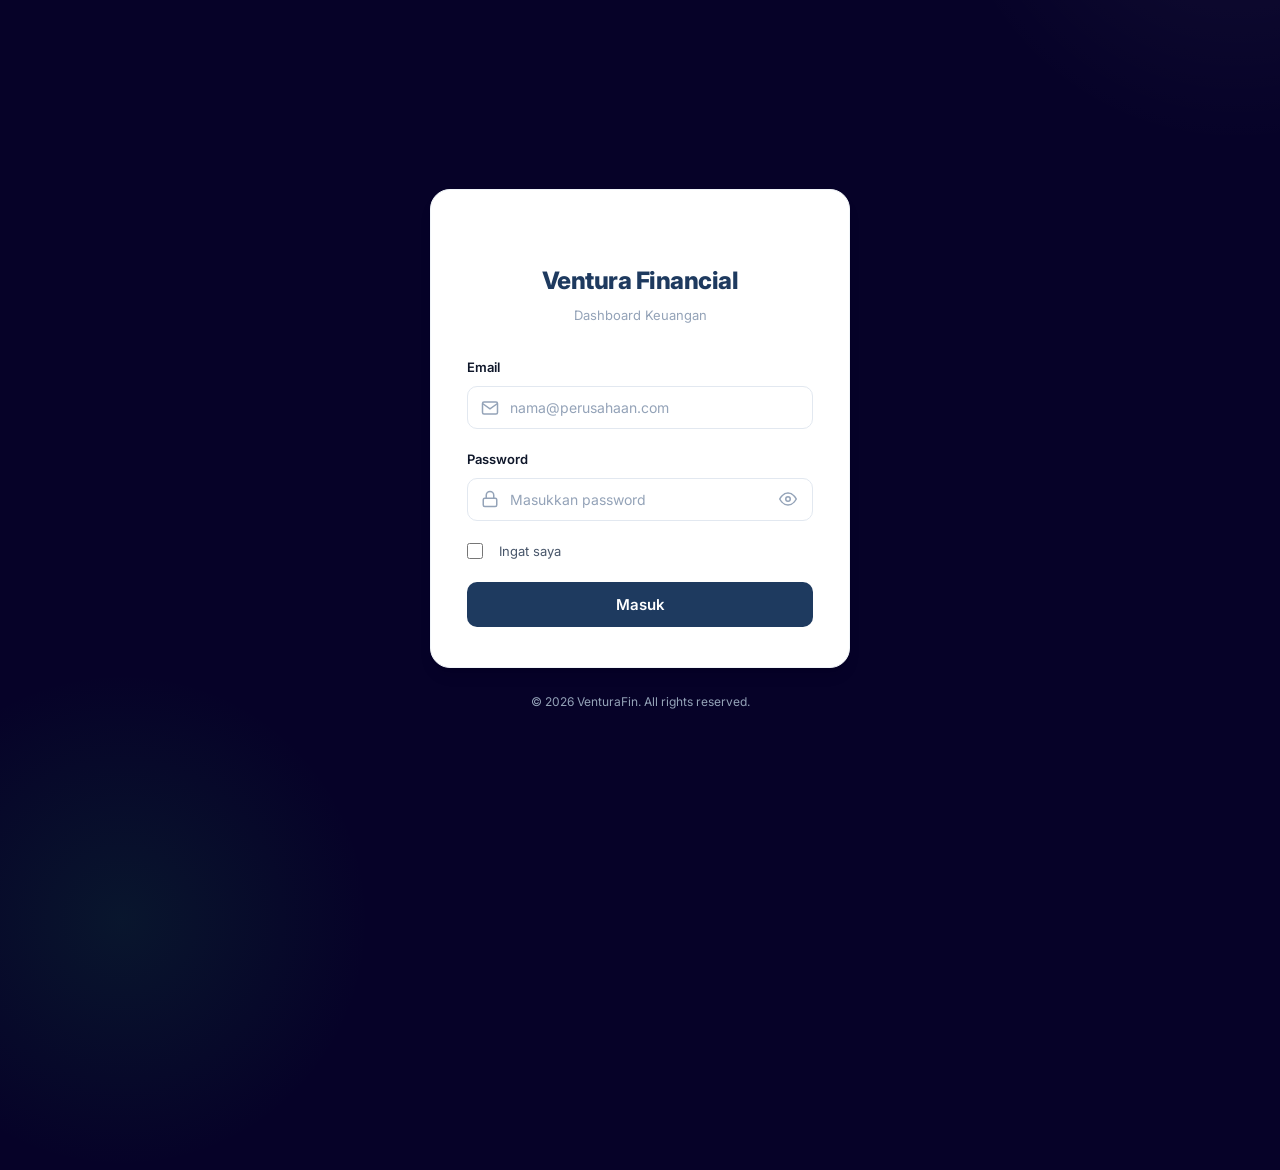
<file: index.html>
<!DOCTYPE html>
<html lang="id">
<head>
    <meta charset="UTF-8">
    <meta name="viewport" content="width=device-width, initial-scale=1.0">
    <meta name="description" content="VenturaFin - Dashboard Laporan Keuangan Profesional untuk UKM">
    <title>VenturaFin — Login</title>
    <link rel="preconnect" href="https://fonts.googleapis.com">
    <link rel="preconnect" href="https://fonts.gstatic.com" crossorigin>
    <link href="https://fonts.googleapis.com/css2?family=Inter:wght@300;400;500;600;700;800&display=swap" rel="stylesheet">
    <link rel="stylesheet" href="css/style.css">
    <link rel="stylesheet" href="css/login.css">
</head>
<body class="login-body">
    <div class="login-container">
        <div class="login-card">
            <div class="login-logo">
                <div class="logo-icon">
                    <!--<svg width="40" height="40" viewBox="0 0 40 40" fill="none">
                        <rect width="40" height="40" rx="10" fill="#1E3A5F"/>
                        <path d="M10 28L16 16L22 22L30 12" stroke="#22C55E" stroke-width="2.5" stroke-linecap="round" stroke-linejoin="round"/>-->

                        <circle cx="30" cy="12" r="3" fill="#22C55E"/>
                    </svg>
                </div>
                <h1 class="logo-text">Ventura Financial</h1>
                <p class="logo-subtitle">Dashboard Keuangan</p>
            </div>

            <form id="loginForm" class="login-form" autocomplete="off">
                <div class="form-group">
                    <label for="loginEmail">Email</label>
                    <div class="input-wrapper">
                        <svg class="input-icon" width="18" height="18" viewBox="0 0 24 24" fill="none" stroke="currentColor" stroke-width="2"><path d="M4 4h16c1.1 0 2 .9 2 2v12c0 1.1-.9 2-2 2H4c-1.1 0-2-.9-2-2V6c0-1.1.9-2 2-2z"/><polyline points="22,6 12,13 2,6"/></svg>
                        <input type="email" id="loginEmail" placeholder="nama@perusahaan.com" required>
                    </div>
                </div>
                <div class="form-group">
                    <label for="loginPassword">Password</label>
                    <div class="input-wrapper">
                        <svg class="input-icon" width="18" height="18" viewBox="0 0 24 24" fill="none" stroke="currentColor" stroke-width="2"><rect x="3" y="11" width="18" height="11" rx="2" ry="2"/><path d="M7 11V7a5 5 0 0 1 10 0v4"/></svg>
                        <input type="password" id="loginPassword" placeholder="Masukkan password" required>
                        <button type="button" class="toggle-password" id="togglePassword" aria-label="Toggle password visibility">
                            <svg class="eye-open" width="18" height="18" viewBox="0 0 24 24" fill="none" stroke="currentColor" stroke-width="2"><path d="M1 12s4-8 11-8 11 8 11 8-4 8-11 8-11-8-11-8z"/><circle cx="12" cy="12" r="3"/></svg>
                            <svg class="eye-closed" width="18" height="18" viewBox="0 0 24 24" fill="none" stroke="currentColor" stroke-width="2" style="display:none"><path d="M17.94 17.94A10.07 10.07 0 0 1 12 20c-7 0-11-8-11-8a18.45 18.45 0 0 1 5.06-5.94M9.9 4.24A9.12 9.12 0 0 1 12 4c7 0 11 8 11 8a18.5 18.5 0 0 1-2.16 3.19m-6.72-1.07a3 3 0 1 1-4.24-4.24"/><line x1="1" y1="1" x2="23" y2="23"/></svg>
                        </button>
                    </div>
                </div>
                <div class="form-options">
                    <label class="remember-me">
                        <input type="checkbox" id="rememberMe">
                        <span class="checkmark"></span>
                        Ingat saya
                    </label>
                </div>
                <button type="submit" class="btn-login" id="btnLogin">
                    <span class="btn-text">Masuk</span>
                    <span class="btn-loader" style="display:none">
                        <svg class="spinner" width="20" height="20" viewBox="0 0 24 24"><circle cx="12" cy="12" r="10" stroke="currentColor" stroke-width="3" fill="none" stroke-dasharray="30 70" stroke-linecap="round"/></svg>
                    </span>
                </button>
                <div class="login-error" id="loginError" style="display:none">
                    <svg width="16" height="16" viewBox="0 0 24 24" fill="none" stroke="currentColor" stroke-width="2"><circle cx="12" cy="12" r="10"/><line x1="15" y1="9" x2="9" y2="15"/><line x1="9" y1="9" x2="15" y2="15"/></svg>
                    <span id="loginErrorText"></span>
                </div>
            </form>


        </div>

        <div class="login-footer">
            <p>&copy; 2026 VenturaFin. All rights reserved.</p>
        </div>
    </div>

    <script src="js/data.js"></script>
    <script src="js/auth.js"></script>
    <script src="js/login.js"></script>
</body>
</html>
</file>
<file: css/style.css>
/* ========================================
   VenturaFin - Global Design System
   ======================================== */

/* --- CSS Custom Properties --- */
:root {
    /* Colors */
    --color-primary: #1E3A5F;
    --color-primary-light: #2a4f7f;
    --color-primary-dark: #152c49;
    --color-primary-50: rgba(30, 58, 95, 0.05);
    --color-primary-100: rgba(30, 58, 95, 0.1);
    
    --color-income: #22C55E;
    --color-income-light: #4ade80;
    --color-income-bg: rgba(34, 197, 94, 0.08);
    --color-income-border: rgba(34, 197, 94, 0.2);
    
    --color-expense: #EF4444;
    --color-expense-light: #f87171;
    --color-expense-bg: rgba(239, 68, 68, 0.08);
    --color-expense-border: rgba(239, 68, 68, 0.2);
    
    --color-accent: #3B82F6;
    --color-accent-light: #60a5fa;
    --color-accent-bg: rgba(59, 130, 246, 0.08);

    --color-warning: #F59E0B;
    --color-warning-bg: rgba(245, 158, 11, 0.08);

    /* Neutrals */
    --white: #FFFFFF;
    --bg-body: #F5F7FA;
    --bg-card: #FFFFFF;
    --bg-sidebar: #FFFFFF;
    --bg-hover: #F1F5F9;
    --bg-selected: #EEF2FF;

    --text-primary: #0F172A;
    --text-secondary: #475569;
    --text-tertiary: #94A3B8;
    --text-inverse: #FFFFFF;

    --border-color: #E2E8F0;
    --border-light: #F1F5F9;
    
    /* Shadows */
    --shadow-xs: 0 1px 2px rgba(0, 0, 0, 0.04);
    --shadow-sm: 0 1px 3px rgba(0, 0, 0, 0.06), 0 1px 2px rgba(0, 0, 0, 0.04);
    --shadow-md: 0 4px 6px -1px rgba(0, 0, 0, 0.07), 0 2px 4px -2px rgba(0, 0, 0, 0.05);
    --shadow-lg: 0 10px 15px -3px rgba(0, 0, 0, 0.08), 0 4px 6px -4px rgba(0, 0, 0, 0.05);
    --shadow-xl: 0 20px 25px -5px rgba(0, 0, 0, 0.1), 0 8px 10px -6px rgba(0, 0, 0, 0.05);

    /* Radii */
    --radius-sm: 6px;
    --radius-md: 10px;
    --radius-lg: 14px;
    --radius-xl: 20px;
    --radius-full: 9999px;

    /* Typography */
    --font-family: 'Inter', -apple-system, BlinkMacSystemFont, 'Segoe UI', sans-serif;
    --font-size-xs: 0.75rem;
    --font-size-sm: 0.8125rem;
    --font-size-base: 0.875rem;
    --font-size-md: 0.9375rem;
    --font-size-lg: 1.125rem;
    --font-size-xl: 1.25rem;
    --font-size-2xl: 1.5rem;
    --font-size-3xl: 1.875rem;

    /* Transitions */
    --transition-fast: 150ms ease;
    --transition-normal: 250ms ease;
    --transition-slow: 350ms ease;

    /* Layout */
    --sidebar-width: 260px;
    --sidebar-collapsed: 0px;
    --header-height: 64px;
}

/* --- Reset & Base --- */
*, *::before, *::after {
    margin: 0;
    padding: 0;
    box-sizing: border-box;
}

html {
    scroll-behavior: smooth;
    -webkit-font-smoothing: antialiased;
    -moz-osx-font-smoothing: grayscale;
}

body {
    font-family: var(--font-family);
    font-size: var(--font-size-base);
    color: var(--text-primary);
    background-color: var(--bg-body);
    line-height: 1.6;
    min-height: 100vh;
}

a {
    text-decoration: none;
    color: inherit;
}

img {
    max-width: 100%;
    display: block;
}

button {
    cursor: pointer;
    border: none;
    background: none;
    font-family: inherit;
    font-size: inherit;
}

input, select, textarea {
    font-family: inherit;
    font-size: var(--font-size-base);
}

table {
    border-collapse: collapse;
    width: 100%;
}

/* --- Utility Classes --- */
.btn {
    display: inline-flex;
    align-items: center;
    justify-content: center;
    gap: 8px;
    padding: 10px 20px;
    font-size: var(--font-size-base);
    font-weight: 500;
    border-radius: var(--radius-md);
    transition: all var(--transition-fast);
    cursor: pointer;
    border: 1px solid transparent;
    white-space: nowrap;
}

.btn-sm {
    padding: 6px 14px;
    font-size: var(--font-size-sm);
    border-radius: var(--radius-sm);
}

.btn-primary {
    background: var(--color-primary);
    color: var(--text-inverse);
}
.btn-primary:hover {
    background: var(--color-primary-light);
    transform: translateY(-1px);
    box-shadow: var(--shadow-md);
}

.btn-secondary {
    background: var(--bg-hover);
    color: var(--text-secondary);
    border-color: var(--border-color);
}
.btn-secondary:hover {
    background: var(--border-color);
}

.btn-accent {
    background: var(--color-accent);
    color: var(--text-inverse);
}
.btn-accent:hover {
    background: var(--color-accent-light);
    transform: translateY(-1px);
    box-shadow: var(--shadow-md);
}

.btn-danger {
    background: var(--color-expense);
    color: var(--text-inverse);
}
.btn-danger:hover {
    background: var(--color-expense-light);
}

.btn-ghost {
    background: transparent;
    color: var(--text-secondary);
}
.btn-ghost:hover {
    background: var(--bg-hover);
}

.btn-income {
    background: var(--color-income-bg);
    color: var(--color-income);
    border-color: var(--color-income-border);
}
.btn-income:hover {
    background: var(--color-income);
    color: var(--white);
}

.btn-expense {
    background: var(--color-expense-bg);
    color: var(--color-expense);
    border-color: var(--color-expense-border);
}
.btn-expense:hover {
    background: var(--color-expense);
    color: var(--white);
}

.btn-link {
    color: var(--color-accent);
    font-weight: 500;
    font-size: var(--font-size-sm);
    transition: color var(--transition-fast);
}
.btn-link:hover {
    color: var(--color-primary);
}

/* --- Form Elements --- */
.form-group {
    display: flex;
    flex-direction: column;
    gap: 6px;
}

.form-group label {
    font-size: var(--font-size-sm);
    font-weight: 500;
    color: var(--text-secondary);
}

.form-group input,
.form-group select,
.form-group textarea {
    padding: 10px 14px;
    border: 1.5px solid var(--border-color);
    border-radius: var(--radius-md);
    background: var(--white);
    color: var(--text-primary);
    transition: all var(--transition-fast);
    outline: none;
}

.form-group input:focus,
.form-group select:focus,
.form-group textarea:focus {
    border-color: var(--color-primary);
    box-shadow: 0 0 0 3px var(--color-primary-50);
}

.form-group input::placeholder,
.form-group textarea::placeholder {
    color: var(--text-tertiary);
}

.form-group textarea {
    resize: vertical;
    min-height: 80px;
}

.form-row {
    display: grid;
    grid-template-columns: 1fr 1fr;
    gap: 16px;
}

.form-actions {
    display: flex;
    justify-content: flex-end;
    gap: 12px;
    margin-top: 8px;
}

/* --- Data Table --- */
.data-table {
    width: 100%;
    border-collapse: collapse;
}

.data-table thead {
    background: var(--bg-body);
}

.data-table th {
    padding: 12px 16px;
    text-align: left;
    font-size: var(--font-size-xs);
    font-weight: 600;
    color: var(--text-tertiary);
    text-transform: uppercase;
    letter-spacing: 0.05em;
    border-bottom: 1px solid var(--border-color);
}

.data-table td {
    padding: 14px 16px;
    font-size: var(--font-size-base);
    border-bottom: 1px solid var(--border-light);
    color: var(--text-primary);
}

.data-table tbody tr {
    transition: background var(--transition-fast);
}

.data-table tbody tr:hover {
    background: var(--bg-hover);
}

/* --- Modal --- */
.modal-overlay {
    position: fixed;
    top: 0;
    left: 0;
    right: 0;
    bottom: 0;
    background: rgba(15, 23, 42, 0.5);
    backdrop-filter: blur(4px);
    display: flex;
    align-items: center;
    justify-content: center;
    z-index: 1000;
    animation: fadeIn 0.2s ease;
}

.modal-card {
    background: var(--white);
    border-radius: var(--radius-lg);
    padding: 32px;
    max-width: 440px;
    width: 90%;
    box-shadow: var(--shadow-xl);
    text-align: center;
    animation: slideUp 0.3s ease;
}

.modal-card.modal-form {
    text-align: left;
    max-width: 500px;
}

.modal-header {
    display: flex;
    align-items: center;
    justify-content: space-between;
    margin-bottom: 24px;
}

.modal-header h3 {
    font-size: var(--font-size-lg);
    font-weight: 600;
}

.modal-close {
    width: 32px;
    height: 32px;
    display: flex;
    align-items: center;
    justify-content: center;
    border-radius: var(--radius-sm);
    font-size: 1.5rem;
    color: var(--text-tertiary);
    transition: all var(--transition-fast);
}
.modal-close:hover {
    background: var(--bg-hover);
    color: var(--text-primary);
}

.modal-icon {
    width: 56px;
    height: 56px;
    border-radius: var(--radius-full);
    display: flex;
    align-items: center;
    justify-content: center;
    margin: 0 auto 16px;
}
.modal-icon.danger {
    background: var(--color-expense-bg);
    color: var(--color-expense);
}

.modal-card h3 {
    font-size: var(--font-size-lg);
    margin-bottom: 8px;
}

.modal-card p {
    color: var(--text-secondary);
    font-size: var(--font-size-base);
    margin-bottom: 24px;
}

.modal-actions {
    display: flex;
    gap: 12px;
    justify-content: center;
}

.modal-form .form-group {
    margin-bottom: 16px;
}

/* --- Toast --- */
.toast {
    position: fixed;
    bottom: 24px;
    right: 24px;
    background: var(--color-income);
    color: white;
    padding: 14px 24px;
    border-radius: var(--radius-md);
    display: flex;
    align-items: center;
    gap: 10px;
    font-weight: 500;
    box-shadow: var(--shadow-lg);
    z-index: 9999;
    animation: toastIn 0.4s ease;
}

/* --- Badges --- */
.badge {
    display: inline-flex;
    align-items: center;
    padding: 3px 10px;
    border-radius: var(--radius-full);
    font-size: var(--font-size-xs);
    font-weight: 600;
    letter-spacing: 0.02em;
}

.badge-income {
    background: var(--color-income-bg);
    color: var(--color-income);
}

.badge-expense {
    background: var(--color-expense-bg);
    color: var(--color-expense);
}

.badge-active {
    background: var(--color-income-bg);
    color: var(--color-income);
}

.badge-inactive {
    background: var(--bg-hover);
    color: var(--text-tertiary);
}

.badge-admin {
    background: var(--color-accent-bg);
    color: var(--color-accent);
}

.badge-user {
    background: var(--bg-hover);
    color: var(--text-secondary);
}

/* --- Page Elements --- */
.page-heading {
    margin-bottom: 24px;
}
.page-heading h1 {
    font-size: var(--font-size-2xl);
    font-weight: 700;
    color: var(--text-primary);
    margin-bottom: 4px;
}
.page-heading p {
    color: var(--text-secondary);
    font-size: var(--font-size-base);
}

.section-header {
    display: flex;
    align-items: center;
    justify-content: space-between;
    margin-bottom: 16px;
}
.section-header h2 {
    font-size: var(--font-size-lg);
    font-weight: 600;
}

.table-card {
    background: var(--bg-card);
    border-radius: var(--radius-lg);
    border: 1px solid var(--border-color);
    overflow: hidden;
}

.table-wrapper {
    overflow-x: auto;
}

.table-info {
    padding: 16px 20px;
    border-bottom: 1px solid var(--border-light);
    font-size: var(--font-size-sm);
    color: var(--text-secondary);
}

.empty-state {
    padding: 48px 24px;
    text-align: center;
    color: var(--text-tertiary);
}
.empty-state svg {
    margin: 0 auto 12px;
}

/* --- Animations --- */
@keyframes fadeIn {
    from { opacity: 0; }
    to { opacity: 1; }
}

@keyframes slideUp {
    from { 
        opacity: 0;
        transform: translateY(20px) scale(0.97);
    }
    to { 
        opacity: 1;
        transform: translateY(0) scale(1);
    }
}

@keyframes toastIn {
    from {
        opacity: 0;
        transform: translateX(100px);
    }
    to {
        opacity: 1;
        transform: translateX(0);
    }
}

@keyframes spin {
    to { transform: rotate(360deg); }
}

.spinner {
    animation: spin 0.8s linear infinite;
}

/* --- Scrollbar --- */
::-webkit-scrollbar {
    width: 6px;
    height: 6px;
}
::-webkit-scrollbar-track {
    background: transparent;
}
::-webkit-scrollbar-thumb {
    background: var(--border-color);
    border-radius: 3px;
}
::-webkit-scrollbar-thumb:hover {
    background: var(--text-tertiary);
}

/* --- Responsive --- */

/* Tablet (768px and below) */
@media (max-width: 768px) {
    :root {
        --font-size-base: 0.8125rem;
        --font-size-lg: 1rem;
        --font-size-2xl: 1.375rem;
    }
    
    .form-row {
        grid-template-columns: 1fr;
    }
    .modal-card {
        margin: 16px;
        padding: 24px;
    }
    .btn {
        padding: 10px 18px;
    }
    .btn-sm {
        padding: 6px 12px;
    }
}

/* Mobile (480px and below) */
@media (max-width: 480px) {
    :root {
        --font-size-base: 0.8rem;
        --font-size-lg: 0.95rem;
        --font-size-2xl: 1.25rem;
        --radius-md: 8px;
    }
    
    .form-row {
        grid-template-columns: 1fr;
        gap: 12px;
    }
    .form-group {
        gap: 4px;
    }
    .form-group input,
    .form-group select,
    .form-group textarea {
        padding: 10px 12px;
        font-size: 16px;
    }
    .modal-card {
        margin: 12px;
        padding: 20px;
        max-width: calc(100% - 24px);
    }
    .modal-card.modal-form {
        max-width: calc(100% - 24px);
    }
    .btn {
        padding: 10px 16px;
        font-size: var(--font-size-sm);
        min-height: 44px;
    }
    .btn-sm {
        padding: 8px 12px;
        min-height: 40px;
    }
    .data-table th,
    .data-table td {
        padding: 10px 8px;
        font-size: var(--font-size-sm);
    }
    .modal-actions {
        flex-direction: column;
        gap: 10px;
    }
    .modal-actions .btn {
        width: 100%;
    }
}
</file>
<file: css/login.css>
/* ========================================
   VenturaFin - Login Page Styles
   ======================================== */

.login-body {
    background: #1E3A5F !important; /* Navy Blue Background - !important untuk override style.css */
    min-height: 100vh;
    display: flex;
    align-items: center;
    justify-content: center;
    padding: 20px;
    position: relative;
    overflow: hidden;
}

/* Override body default background khusus halaman login */
body.login-body {
    background-color: #060228 !important;
}

/* Decorative background pattern */
.login-body::before {
    content: '';
    position: absolute;
    top: -50%;
    right: -20%;
    width: 600px;
    height: 600px;
    background: radial-gradient(circle, rgba(255, 255, 255, 0.05) 0%, transparent 70%);
    border-radius: 50%;
}
.login-body::after {
    content: '';
    position: absolute;
    bottom: -30%;
    left: -10%;
    width: 500px;
    height: 500px;
    background: radial-gradient(circle, rgba(34, 197, 94, 0.1) 0%, transparent 70%);
    border-radius: 50%;
}

.login-container {
    display: flex;
    flex-direction: column;
    align-items: center;
    gap: 24px;
    width: 100%;
    max-width: 420px;
    position: relative;
    z-index: 1;
    animation: fadeIn 0.5s ease;
}

.login-card {
    background: var(--white);
    border-radius: var(--radius-xl);
    padding: 40px 36px;
    width: 100%;
    box-shadow: var(--shadow-lg);
    border: 1px solid var(--border-light);
}

/* Logo */
.login-logo {
    text-align: center;
    margin-bottom: 32px;
}

.logo-icon {
    display: inline-flex;
    margin-bottom: 16px;
    animation: slideUp 0.5s ease;
}

.logo-text {
    font-size: var(--font-size-2xl);
    font-weight: 800;
    color: var(--color-primary);
    letter-spacing: -0.02em;
}

.logo-subtitle {
    font-size: var(--font-size-sm);
    color: var(--text-tertiary);
    margin-top: 4px;
}

/* Login Form */
.login-form {
    display: flex;
    flex-direction: column;
    gap: 20px;
}

.login-form .form-group label {
    font-size: var(--font-size-sm);
    font-weight: 600;
    color: var(--text-primary);
    margin-bottom: 2px;
}

.input-wrapper {
    position: relative;
    display: flex;
    align-items: center;
}

.input-icon {
    position: absolute;
    left: 14px;
    color: var(--text-tertiary);
    pointer-events: none;
    transition: color var(--transition-fast);
}

.input-wrapper input {
    width: 100%;
    padding: 12px 14px 12px 42px;
    border: 1.5px solid var(--border-color);
    border-radius: var(--radius-md);
    font-size: var(--font-size-base);
    color: var(--text-primary);
    background: var(--white);
    transition: all var(--transition-fast);
    outline: none;
}

.input-wrapper input:focus {
    border-color: var(--color-primary);
    box-shadow: 0 0 0 3px var(--color-primary-50);
}

.input-wrapper input:focus ~ .input-icon,
.input-wrapper input:focus + .input-icon {
    color: var(--color-primary);
}

.input-wrapper:focus-within .input-icon {
    color: var(--color-primary);
}

/* Toggle Password */
.toggle-password {
    position: absolute;
    right: 12px;
    padding: 4px;
    color: var(--text-tertiary);
    transition: color var(--transition-fast);
    display: flex;
    align-items: center;
    justify-content: center;
}
.toggle-password:hover {
    color: var(--text-secondary);
}

/* Form Options */
.form-options {
    display: flex;
    align-items: center;
    justify-content: space-between;
}

.remember-me {
    display: flex;
    align-items: center;
    gap: 8px;
    font-size: var(--font-size-sm);
    color: var(--text-secondary);
    cursor: pointer;
    user-select: none;
}

.remember-me input[type="checkbox"] {
    width: 16px;
    height: 16px;
    border-radius: 4px;
    accent-color: var(--color-primary);
    cursor: pointer;
}

/* Login Button */
.btn-login {
    width: 100%;
    padding: 13px;
    background: var(--color-primary);
    color: var(--text-inverse);
    border: none;
    border-radius: var(--radius-md);
    font-size: var(--font-size-md);
    font-weight: 600;
    cursor: pointer;
    transition: all var(--transition-fast);
    display: flex;
    align-items: center;
    justify-content: center;
    gap: 8px;
}

.btn-login:hover {
    background: var(--color-primary-light);
    transform: translateY(-1px);
    box-shadow: 0 4px 12px rgba(30, 58, 95, 0.3);
}

.btn-login:active {
    transform: translateY(0);
}

/* Error message */
.login-error {
    display: flex;
    align-items: center;
    gap: 8px;
    padding: 12px 16px;
    background: var(--color-expense-bg);
    color: var(--color-expense);
    border-radius: var(--radius-md);
    font-size: var(--font-size-sm);
    font-weight: 500;
    animation: slideUp 0.3s ease;
    border: 1px solid var(--color-expense-border);
}

/* Demo Info */
.login-demo-info {
    margin-top: 24px;
    padding-top: 24px;
    border-top: 1px solid var(--border-light);
}

.demo-title {
    font-size: var(--font-size-sm);
    font-weight: 600;
    color: var(--text-secondary);
    margin-bottom: 12px;
}

.demo-accounts {
    display: flex;
    flex-direction: column;
    gap: 8px;
}

.demo-account {
    display: flex;
    align-items: center;
    gap: 10px;
    padding: 10px 14px;
    background: var(--bg-body);
    border-radius: var(--radius-md);
    cursor: pointer;
    transition: all var(--transition-fast);
    border: 1px solid transparent;
}

.demo-account:hover {
    border-color: var(--color-primary-100);
    background: var(--color-primary-50);
}

.demo-role {
    font-size: var(--font-size-xs);
    font-weight: 700;
    padding: 2px 8px;
    border-radius: var(--radius-full);
    text-transform: uppercase;
    letter-spacing: 0.05em;
}
.demo-role.admin {
    background: var(--color-accent-bg);
    color: var(--color-accent);
}
.demo-role.user {
    background: var(--color-income-bg);
    color: var(--color-income);
}

.demo-email {
    font-size: var(--font-size-sm);
    color: var(--text-primary);
    font-weight: 500;
    flex: 1;
}

.demo-pass {
    font-size: var(--font-size-xs);
    color: var(--text-tertiary);
    font-family: 'Courier New', monospace;
}

/* Footer */
.login-footer {
    text-align: center;
}
.login-footer p {
    font-size: var(--font-size-xs);
    color: var(--text-tertiary);
}

/* Responsive */
@media (max-width: 768px) {
    .login-container {
        gap: 20px;
    }
    .login-card {
        padding: 32px 28px;
    }
    .login-logo {
        margin-bottom: 24px;
    }
    .logo-text {
        font-size: var(--font-size-xl);
    }
    .login-form {
        gap: 16px;
    }
    .input-wrapper input {
        padding: 10px 12px 10px 38px;
        font-size: var(--font-size-base);
    }
    .demo-account {
        padding: 8px 12px;
        font-size: var(--font-size-xs);
    }
}

@media (max-width: 480px) {
    .login-body {
        padding: 16px;
    }
    .login-container {
        gap: 16px;
    }
    .login-card {
        padding: 24px 20px;
        border-radius: var(--radius-lg);
    }
    .login-logo {
        margin-bottom: 20px;
    }
    .logo-icon {
        margin-bottom: 12px;
    }
    .logo-text {
        font-size: var(--font-size-lg);
    }
    .logo-subtitle {
        font-size: var(--font-size-xs);
    }
    .login-form {
        gap: 14px;
    }
    .login-form .form-group label {
        font-size: var(--font-size-xs);
    }
    .input-wrapper input {
        padding: 10px 12px 10px 36px;
        font-size: 16px;
    }
    .input-icon {
        left: 12px;
        width: 16px;
        height: 16px;
    }
    .toggle-password {
        right: 10px;
        padding: 3px;
    }
    .form-options {
        flex-direction: column;
        gap: 10px;
        align-items: flex-start;
    }
    .remember-me {
        font-size: var(--font-size-xs);
    }
    .btn-login {
        padding: 11px;
        font-size: var(--font-size-base);
        min-height: 44px;
    }
    .login-error {
        padding: 10px 14px;
        font-size: var(--font-size-xs);
        gap: 6px;
    }
    .login-demo-info {
        margin-top: 20px;
        padding-top: 20px;
    }
    .demo-title {
        font-size: var(--font-size-xs);
        margin-bottom: 10px;
    }
    .demo-accounts {
        gap: 6px;
    }
    .demo-account {
        padding: 8px 10px;
        gap: 8px;
    }
    .demo-role {
        font-size: 9px;
        padding: 2px 6px;
    }
    .demo-email {
        font-size: var(--font-size-xs);
    }
    .demo-pass {
        font-size: 10px;
    }
    .login-footer p {
        font-size: 11px;
    }
}
</file>
<file: css/dashboard.css>
/* ========================================
   VenturaFin - Dashboard Layout Styles
   ======================================== */

/* --- App Layout --- */
.app-layout {
    display: flex;
    min-height: 100vh;
}

/* --- Sidebar --- */
.sidebar {
    position: fixed;
    top: 0;
    left: 0;
    bottom: 0;
    width: var(--sidebar-width);
    background: #060228; /* Navy Blue */
    border-right: none;
    display: flex;
    flex-direction: column;
    z-index: 100;
    transition: transform var(--transition-normal);
    overflow-y: auto;
    box-shadow: 2px 0 12px rgba(0,0,0,0.1);
}

.sidebar-header {
    display: flex;
    align-items: center;
    justify-content: space-between;
    padding: 20px 20px 16px;
    border-bottom: 1px solid rgba(255,255,255,0.1);
}

.sidebar-logo {
    display: flex;
    align-items: center;
    gap: 10px;
    display: flex;
    justify-content: center;
    align-items: center;
    width: 100%;
}

.sidebar-brand {
    font-size: var(--font-size-lg);
    font-weight: 800;
    color: #FFFFFF;
    letter-spacing: -0.02em;
    text-align: center;
}

.sidebar-close {
    display: none;
    width: 32px;
    height: 32px;
    align-items: center;
    justify-content: center;
    border-radius: var(--radius-sm);
    color: rgba(255,255,255,0.6);
}
.sidebar-close:hover {
    color: #fff;
    background: rgba(255,255,255,0.1);
}

/* Navigation */
.sidebar-nav {
    padding: 12px;
    flex: 1;
    display: flex;
    flex-direction: column;
    gap: 2px;
}

.nav-item {
    display: flex;
    align-items: center;
    gap: 12px;
    padding: 11px 14px;
    border-radius: var(--radius-md);
    font-size: var(--font-size-base);
    font-weight: 500;
    color: rgb(255, 255, 255);
    transition: all var(--transition-fast);
    position: relative;
}

.nav-item:hover {
    background: rgba(255,255,255,0.08);
    color: #FFFFFF;
}

.nav-item.active {
    background: rgba(255,255,255,0.15);
    color: #ffffff;
    font-weight: 600;
}

.nav-item.active::before {
    content: '';
    position: absolute;
    left: 0;
    top: 8px;
    bottom: 8px;
    width: 3px;
    background: #22C55E;
    border-radius: 0 3px 3px 0;
}

.nav-item svg {
    flex-shrink: 0;
    opacity: 0.7;
}

.nav-item.active svg,
.nav-item:hover svg {
    opacity: 1;
}

.nav-divider {
    height: 1px;
    background: rgba(255,255,255,0.1);
    margin: 8px 0;
}

/* Sidebar Footer */
.sidebar-footer {
    padding: 16px;
    border-top: 1px solid rgba(255,255,255,0.1);
}

.btn-logout {
    display: flex;
    align-items: center;
    gap: 10px;
    width: 100%;
    padding: 11px 14px;
    border-radius: var(--radius-md);
    font-size: var(--font-size-base);
    font-weight: 500;
    color: rgb(255, 255, 255);
    transition: all var(--transition-fast);
}

.btn-logout:hover {
    background: rgba(239,68,68,0.15);
    color: #f87171;
}

/* Sidebar Overlay (mobile) */
.sidebar-overlay {
    display: none;
    position: fixed;
    top: 0;
    left: 0;
    right: 0;
    bottom: 0;
    background: rgba(0, 0, 0, 0.4);
    z-index: 99;
}

/* --- Main Content --- */
.main-content {
    margin-left: var(--sidebar-width);
    flex: 1;
    min-height: 100vh;
    display: flex;
    flex-direction: column;
}

/* --- Top Header --- */
.top-header {
    display: flex;
    align-items: center;
    justify-content: space-between;
    padding: 0 32px;
    height: var(--header-height);
    background: #FFFFFF; /* White Navbar */
    border-bottom: 1px solid #ffffff;
    position: sticky;
    top: 0;
    z-index: 50;
    box-shadow: 0 4px 6px -1px rgba(0, 0, 0, 0.05), 0 2px 4px -1px rgba(0, 0, 0, 0.03);
}

.top-header::after {
    content: '';
    position: absolute;
    bottom: -1px;
    left: 0;
    right: 0;
    height: 1px;
    background: linear-gradient(90deg, transparent 0%, #E2E8F0 50%, transparent 100%);
    opacity: 0.5;
}

.header-left {
    display: flex;
    align-items: center;
    gap: 16px;
}

.hamburger {
    display: none;
    width: 36px;
    height: 36px;
    align-items: center;
    justify-content: center;
    border-radius: var(--radius-sm);
    color: var(--text-secondary);
    transition: all var(--transition-fast);
}

.hamburger:hover {
    background: var(--bg-hover);
}

.page-title h1 {
    font-size: var(--font-size-lg);
    font-weight: 700;
    color: var(--text-primary);
    line-height: 1.3;
}

.page-subtitle {
    font-size: var(--font-size-xs);
    color: var(--text-tertiary);
}

.header-right {
    display: flex;
    align-items: center;
    gap: 20px;
}

.header-date {
    font-size: var(--font-size-sm);
    color: var(--text-tertiary);
    font-weight: 500;
}

/* User Menu */
.user-menu {
    position: relative;
}

.user-avatar {
    width: 38px;
    height: 38px;
    border-radius: 12px;
    background: #F1F5F9;
    color: #1E3A5F;
    display: flex;
    align-items: center;
    justify-content: center;
    cursor: pointer;
    transition: all 0.2s cubic-bezier(0.4, 0, 0.2, 1);
    border: 1px solid #E2E8F0;
}

.user-avatar:hover {
    background: #1E3A5F;
    color: #FFFFFF;
    transform: translateY(-1px);
    box-shadow: 0 4px 6px -1px rgba(0, 0, 0, 0.1);
}

.user-avatar span {
    font-size: 14px;
    font-weight: 700;
}

.user-dropdown {
    position: absolute;
    top: calc(100% + 8px);
    right: 0;
    background: var(--white);
    border: 1px solid var(--border-color);
    border-radius: var(--radius-lg);
    padding: 8px;
    min-width: 220px;
    box-shadow: var(--shadow-xl);
    display: none;
    animation: slideUp 0.2s ease;
    z-index: 200;
}

.user-dropdown.show {
    display: block;
}

.dropdown-header {
    padding: 10px 12px;
    display: flex;
    flex-direction: column;
}

.dropdown-name {
    font-weight: 600;
    font-size: var(--font-size-base);
    color: var(--text-primary);
}

.dropdown-email {
    font-size: var(--font-size-xs);
    color: var(--text-tertiary);
}

.dropdown-divider {
    height: 1px;
    background: var(--border-light);
    margin: 4px 0;
}

.dropdown-item {
    display: flex;
    align-items: center;
    gap: 10px;
    padding: 9px 12px;
    border-radius: var(--radius-sm);
    font-size: var(--font-size-sm);
    color: var(--text-secondary);
    cursor: pointer;
    transition: all var(--transition-fast);
    width: 100%;
    text-align: left;
}
.dropdown-item:hover {
    background: var(--bg-hover);
    color: var(--text-primary);
}

/* --- Content Area --- */
.content-area {
    padding: 28px;
    flex: 1;
}

/* --- Summary Cards --- */
.summary-cards {
    display: grid;
    grid-template-columns: repeat(4, 1fr);
    gap: 20px;
    margin-bottom: 24px;
}

.summary-card {
    background: var(--bg-card);
    border-radius: var(--radius-lg);
    padding: 22px 24px;
    border: 1px solid var(--border-color);
    display: flex;
    align-items: flex-start;
    gap: 16px;
    transition: all var(--transition-normal);
    animation: fadeIn 0.5s ease;
}

.summary-card:hover {
    transform: translateY(-2px);
    box-shadow: var(--shadow-md);
}

.card-icon {
    width: 48px;
    height: 48px;
    border-radius: var(--radius-md);
    display: flex;
    align-items: center;
    justify-content: center;
    flex-shrink: 0;
}

.card-saldo .card-icon {
    background: var(--color-primary-50);
    color: var(--color-primary);
}
.card-pemasukan .card-icon,
.card-icon.income {
    background: var(--color-income-bg);
    color: var(--color-income);
}
.card-pengeluaran .card-icon,
.card-icon.expense {
    background: var(--color-expense-bg);
    color: var(--color-expense);
}
.card-transaksi .card-icon,
.card-icon.transactions {
    background: var(--color-accent-bg);
    color: var(--color-accent);
}

.card-info {
    display: flex;
    flex-direction: column;
    gap: 4px;
    min-width: 0;
}

.card-label {
    font-size: var(--font-size-xs);
    font-weight: 500;
    color: var(--text-tertiary);
    text-transform: uppercase;
    letter-spacing: 0.04em;
}

.card-value {
    font-size: var(--font-size-xl);
    font-weight: 700;
    color: var(--text-primary);
    line-height: 1.3;
    white-space: nowrap;
    overflow: hidden;
    text-overflow: ellipsis;
}

.card-change {
    display: inline-flex;
    align-items: center;
    gap: 4px;
    font-size: var(--font-size-xs);
    font-weight: 500;
}

.card-change.positive {
    color: var(--color-income);
}

.card-change.negative {
    color: var(--color-expense);
}

.card-change.neutral {
    color: var(--text-tertiary);
}

/* --- Charts Row --- */
.charts-row {
    display: grid;
    grid-template-columns: 2fr 1fr;
    gap: 20px;
    margin-bottom: 24px;
}

.chart-card {
    background: var(--bg-card);
    border-radius: var(--radius-lg);
    border: 1px solid var(--border-color);
    overflow: hidden;
}

.chart-header {
    display: flex;
    align-items: center;
    justify-content: space-between;
    padding: 20px 24px 0;
}

.chart-header h2 {
    font-size: var(--font-size-md);
    font-weight: 700;
    color: var(--text-primary);
    margin-bottom: 4px;
}

/* Period Selector */
.period-selector {
    display: flex;
    background: #F1F5F9;
    padding: 4px;
    border-radius: 8px;
    gap: 2px;
}

.period-btn {
    padding: 6px 12px;
    font-size: 11px;
    font-weight: 600;
    color: #64748B;
    background: transparent;
    border: none;
    border-radius: 6px;
    cursor: pointer;
    transition: all 0.2s ease;
}

.period-btn:hover {
    color: #1E293B;
    background: rgba(0,0,0,0.05);
}

.period-btn.active {
    background: #FFFFFF;
    color: #1E3A5F;
    box-shadow: 0 1px 3px rgba(0,0,0,0.1);
}

.chart-legend {
    display: flex;
    gap: 16px;
}

.legend-item {
    display: flex;
    align-items: center;
    gap: 6px;
    font-size: var(--font-size-xs);
    color: var(--text-secondary);
}

.legend-dot {
    width: 8px;
    height: 8px;
    border-radius: var(--radius-full);
}
.legend-dot.income { background: var(--color-income); }
.legend-dot.expense { background: var(--color-expense); }

.chart-body {
    padding: 16px 20px 20px;
    position: relative;
    height: 300px;
}

/* --- Recent Transactions --- */
.recent-transactions {
    background: var(--bg-card);
    border-radius: var(--radius-lg);
    border: 1px solid var(--border-color);
    padding: 24px;
}

.recent-transactions .section-header {
    margin-bottom: 16px;
}

.transactions-table-wrapper {
    overflow-x: auto;
}

.transactions-table {
    width: 100%;
    border-collapse: collapse;
}

.transactions-table thead {
    background: var(--bg-body);
}

.transactions-table th {
    padding: 10px 16px;
    text-align: left;
    font-size: var(--font-size-xs);
    font-weight: 600;
    color: var(--text-tertiary);
    text-transform: uppercase;
    letter-spacing: 0.05em;
}

.transactions-table td {
    padding: 12px 16px;
    font-size: var(--font-size-base);
    border-top: 1px solid var(--border-light);
}

.transactions-table tbody tr {
    transition: background var(--transition-fast);
}

.transactions-table tbody tr:hover {
    background: var(--bg-hover);
}

.nominal-income {
    color: var(--color-income);
    font-weight: 600;
}

.nominal-expense {
    color: var(--color-expense);
    font-weight: 600;
}

/* --- Responsive --- */

/* Tablet Large (1200px and below) */
@media (max-width: 1200px) {
    .summary-cards {
        grid-template-columns: repeat(2, 1fr);
        gap: 16px;
    }
    .charts-row {
        grid-template-columns: 1fr;
    }
    .content-area {
        padding: 24px;
    }
}

/* Tablet Medium (1024px and below) */
@media (max-width: 1024px) {
    :root {
        --sidebar-width: 240px;
    }
    .content-area {
        padding: 20px;
    }
    .summary-cards {
        gap: 14px;
    }
    .chart-header {
        flex-direction: column;
        align-items: flex-start;
        gap: 12px;
    }
    .period-selector {
        width: 100%;
    }
}

/* Tablet Small (768px and below) */
@media (max-width: 768px) {
    :root {
        --sidebar-width: 260px;
    }
    
    /* Sidebar Mobile */
    .sidebar {
        transform: translateX(-100%);
        z-index: 101;
    }
    .sidebar.open {
        transform: translateX(0);
        box-shadow: 4px 0 20px rgba(0, 0, 0, 0.15);
    }
    .sidebar-close {
        display: flex;
    }
    .sidebar-overlay {
        display: none;
    }
    .sidebar-overlay.show {
        display: block;
        z-index: 100;
    }
    
    /* Main Content */
    .main-content {
        margin-left: 0;
    }
    
    /* Header */
    .hamburger {
        display: flex;
    }
    .top-header {
        padding: 0 16px;
        height: 60px;
    }
    .header-date {
        display: none;
    }
    .page-title h1 {
        font-size: var(--font-size-md);
    }
    .page-subtitle {
        font-size: var(--font-size-xs);
    }
    
    /* Content Area */
    .content-area {
        padding: 16px;
    }
    
    /* Summary Cards */
    .summary-cards {
        grid-template-columns: repeat(2, 1fr);
        gap: 12px;
    }
    .summary-card {
        padding: 16px;
        gap: 12px;
    }
    .card-icon {
        width: 40px;
        height: 40px;
    }
    .card-value {
        font-size: var(--font-size-lg);
    }
    .card-label {
        font-size: var(--font-size-xs);
    }
    .card-change {
        font-size: var(--font-size-xs);
    }
    
    /* Charts */
    .charts-row {
        grid-template-columns: 1fr;
        gap: 16px;
    }
    .chart-body {
        height: 250px;
    }
    .chart-header {
        flex-direction: column;
        align-items: flex-start;
        gap: 12px;
        padding: 16px 16px 0;
    }
    .chart-header h2 {
        font-size: var(--font-size-md);
    }
    .chart-legend {
        flex-wrap: wrap;
        gap: 12px;
    }
    .period-selector {
        width: 100%;
        justify-content: flex-start;
    }
    
    /* Recent Transactions */
    .recent-transactions {
        padding: 16px;
    }
    .recent-transactions .section-header {
        margin-bottom: 12px;
    }
    .recent-transactions .section-header h2 {
        font-size: var(--font-size-md);
    }
    
    /* Table */
    .transactions-table th {
        padding: 8px 12px;
        font-size: var(--font-size-xs);
    }
    .transactions-table td {
        padding: 10px 12px;
        font-size: var(--font-size-sm);
    }
    
    /* User Menu */
    .user-avatar {
        width: 36px;
        height: 36px;
    }
    .dropdown-header {
        display: none;
    }
    .user-dropdown {
        min-width: 180px;
        right: -8px;
    }
    
    /* Header Right */
    .header-right {
        gap: 12px;
    }
}

/* Mobile Medium (640px and below) */
@media (max-width: 640px) {
    .summary-cards {
        grid-template-columns: 1fr;
        gap: 12px;
    }
    .card-value {
        font-size: var(--font-size-lg);
        white-space: normal;
    }
    .chart-body {
        height: 220px;
    }
    .period-selector {
        flex-wrap: wrap;
    }
    .period-btn {
        padding: 5px 10px;
        font-size: 10px;
    }
}

/* Mobile Small (480px and below) */
@media (max-width: 480px) {
    :root {
        --header-height: 56px;
    }
    
    /* Layout */
    .content-area {
        padding: 12px;
    }
    .top-header {
        padding: 0 12px;
        height: 56px;
    }
    
    /* Typography */
    .page-title h1 {
        font-size: 16px;
        font-weight: 600;
    }
    .page-subtitle {
        display: none;
    }
    
    /* Summary Cards */
    .summary-cards {
        grid-template-columns: 1fr;
        gap: 10px;
        margin-bottom: 16px;
    }
    .summary-card {
        padding: 14px;
        gap: 10px;
    }
    .card-icon {
        width: 36px;
        height: 36px;
        min-width: 36px;
    }
    .card-icon svg {
        width: 18px;
        height: 18px;
    }
    .card-label {
        font-size: var(--font-size-xs);
    }
    .card-value {
        font-size: var(--font-size-lg);
        overflow: hidden;
        text-overflow: ellipsis;
        white-space: nowrap;
    }
    .card-change {
        font-size: 11px;
    }
    
    /* Charts */
    .chart-body {
        height: 200px;
        padding: 12px 16px 16px;
    }
    .chart-header {
        padding: 12px 16px 0;
        gap: 8px;
    }
    .chart-header h2 {
        font-size: var(--font-size-base);
    }
    .chart-legend {
        gap: 8px;
    }
    .legend-item {
        font-size: 11px;
    }
    .period-selector {
        padding: 3px;
        gap: 1px;
    }
    .period-btn {
        padding: 4px 8px;
        font-size: 9px;
    }
    
    /* Recent Transactions */
    .recent-transactions {
        padding: 12px;
        border-radius: var(--radius-md);
    }
    .recent-transactions .section-header {
        margin-bottom: 10px;
    }
    .recent-transactions .section-header h2 {
        font-size: var(--font-size-base);
    }
    .btn-link {
        font-size: var(--font-size-xs);
    }
    
    /* Table */
    .transactions-table-wrapper {
        overflow-x: auto;
        -webkit-overflow-scrolling: touch;
    }
    .transactions-table {
        min-width: 100%;
    }
    .transactions-table th {
        padding: 8px 10px;
        font-size: 10px;
        white-space: nowrap;
    }
    .transactions-table td {
        padding: 8px 10px;
        font-size: 12px;
        white-space: nowrap;
    }
    .transactions-table thead {
        position: sticky;
        top: 0;
        z-index: 10;
    }
    
    /* Header */
    .header-left {
        gap: 8px;
        flex: 1;
        min-width: 0;
    }
    .header-right {
        gap: 8px;
    }
    .user-avatar {
        width: 32px;
        height: 32px;
        min-width: 32px;
    }
    .user-avatar span {
        font-size: 12px;
    }
    .user-dropdown {
        min-width: 160px;
        right: -12px;
        top: calc(100% + 6px);
    }
    .dropdown-item {
        padding: 8px 10px;
        font-size: var(--font-size-xs);
    }
    .dropdown-item svg {
        width: 14px;
        height: 14px;
    }
    
    /* Sidebar */
    .sidebar {
        width: 240px;
    }
    .sidebar-header {
        padding: 16px 16px 12px;
    }
    .sidebar-brand {
        font-size: var(--font-size-md);
    }
    .nav-item {
        padding: 10px 12px;
        font-size: var(--font-size-sm);
        gap: 10px;
    }
    .nav-item svg {
        width: 18px;
        height: 18px;
    }
    .btn-logout {
        padding: 10px 12px;
        font-size: var(--font-size-sm);
    }
    
    /* Data Table General */
    .data-table th, .data-table td {
        white-space: nowrap;
        padding: 8px 10px;
    }
}

/* Extra Small (360px and below) */
@media (max-width: 360px) {
    .card-value {
        font-size: var(--font-size-md);
    }
    .chart-body {
        height: 180px;
    }
    .transactions-table th,
    .transactions-table td {
        padding: 6px 8px;
        font-size: 11px;
    }
    .summary-card {
        padding: 12px;
    }
}

/* ============================================================
   SIDEBAR & NAVBAR IMPROVEMENTS - VenturaFin Update
   ============================================================ */

/* --- Avatar: Foto atau Inisial --- */
.avatar-img {
    width: 100%;
    height: 100%;
    object-fit: cover;
    border-radius: inherit;
}

.avatar-initials {
    font-size: 14px;
    font-weight: 700;
}

/* --- Sidebar User Info (footer sidebar) --- */
.sidebar-user-info {
    display: flex;
    align-items: center;
    gap: 10px;
    padding: 12px 14px;
    margin-bottom: 8px;
    background: rgba(255,255,255,0.06);
    border-radius: var(--radius-md);
    border: 1px solid rgba(255,255,255,0.08);
}

.sidebar-user-avatar {
    width: 36px;
    height: 36px;
    border-radius: 10px;
    background: rgba(255,255,255,0.15);
    color: #fff;
    display: flex;
    align-items: center;
    justify-content: center;
    flex-shrink: 0;
    overflow: hidden;
    font-size: 13px;
    font-weight: 700;
}

.sidebar-user-text {
    display: flex;
    flex-direction: column;
    overflow: hidden;
}

.sidebar-user-name {
    font-size: var(--font-size-sm);
    font-weight: 600;
    color: rgba(255,255,255,0.95);
    white-space: nowrap;
    overflow: hidden;
    text-overflow: ellipsis;
}

.sidebar-user-role {
    font-size: var(--font-size-xs);
    color: rgba(255,255,255,0.45);
}

/* --- Navbar: Tombol icon profil --- */
.header-icon-btn {
    display: flex;
    align-items: center;
    justify-content: center;
    width: 36px;
    height: 36px;
    border-radius: var(--radius-sm);
    color: var(--text-secondary);
    transition: all var(--transition-fast);
    border: 1px solid transparent;
}
.header-icon-btn:hover {
    background: var(--bg-hover);
    color: var(--color-primary);
    border-color: var(--border-color);
}

/* --- Navbar: Tanggal dengan icon --- */
.header-date-text {
    display: flex;
    align-items: center;
    font-size: var(--font-size-sm);
    color: var(--text-tertiary);
    font-weight: 500;
    white-space: nowrap;
}

/* --- Dropdown: Header user info --- */
.dropdown-avatar-wrap {
    display: flex;
    align-items: center;
    gap: 10px;
    padding: 4px 0;
}

.dropdown-avatar-thumb {
    width: 40px;
    height: 40px;
    border-radius: 12px;
    background: #F1F5F9;
    color: #1E3A5F;
    display: flex;
    align-items: center;
    justify-content: center;
    flex-shrink: 0;
    overflow: hidden;
    border: 1px solid var(--border-color);
    font-size: 14px;
    font-weight: 700;
}

.dropdown-user-info {
    display: flex;
    flex-direction: column;
    overflow: hidden;
}

.dropdown-name {
    font-weight: 600;
    font-size: var(--font-size-base);
    color: var(--text-primary);
    white-space: nowrap;
    overflow: hidden;
    text-overflow: ellipsis;
}

.dropdown-email {
    font-size: var(--font-size-xs);
    color: var(--text-tertiary);
    white-space: nowrap;
    overflow: hidden;
    text-overflow: ellipsis;
}

/* --- Dropdown: Item bahaya (merah) --- */
.dropdown-item-danger {
    color: var(--color-expense) !important;
}
.dropdown-item-danger:hover {
    background: var(--color-expense-bg) !important;
    color: var(--color-expense) !important;
}

/* --- Responsif Mobile --- */
@media (max-width: 768px) {
    .header-date { display: none; }
    .header-icon-btn { display: none; }
    .sidebar-user-info { padding: 10px 12px; }
}

@media (max-width: 480px) {
    .sidebar-user-info { padding: 8px 10px; }
    .sidebar-user-avatar { width: 30px; height: 30px; border-radius: 8px; }
}
</file>
<file: css/kategori.css>
/* ========================================
   VenturaFin - Kategori Page Styles
   ======================================== */

.kategori-grid {
    display: grid;
    grid-template-columns: 1fr 1fr;
    gap: 24px;
}

.kategori-card {
    background: var(--bg-card);
    border-radius: var(--radius-lg);
    border: 1px solid var(--border-color);
    overflow: hidden;
}

.kategori-header {
    display: flex;
    align-items: center;
    justify-content: space-between;
    padding: 20px 24px;
    border-bottom: 1px solid var(--border-light);
}

.kategori-header h2 {
    display: flex;
    align-items: center;
    gap: 10px;
    font-size: var(--font-size-md);
    font-weight: 600;
}

.kategori-header.income h2 {
    color: var(--color-income);
}

.kategori-header.expense h2 {
    color: var(--color-expense);
}

/* Category List */
.kategori-list {
    padding: 8px;
}

.kategori-item {
    display: flex;
    align-items: center;
    justify-content: space-between;
    padding: 12px 16px;
    border-radius: var(--radius-sm);
    transition: background var(--transition-fast);
}

.kategori-item:hover {
    background: var(--bg-hover);
}

.kategori-item-name {
    font-size: var(--font-size-base);
    font-weight: 500;
    color: var(--text-primary);
    display: flex;
    align-items: center;
    gap: 10px;
}

.kategori-item-name::before {
    content: '';
    width: 8px;
    height: 8px;
    border-radius: 50%;
    flex-shrink: 0;
}

.kategori-item.income .kategori-item-name::before {
    background: var(--color-income);
}

.kategori-item.expense .kategori-item-name::before {
    background: var(--color-expense);
}

.kategori-item-actions {
    display: flex;
    gap: 4px;
    opacity: 0;
    transition: opacity var(--transition-fast);
}

.kategori-item:hover .kategori-item-actions {
    opacity: 1;
}

.kat-action-btn {
    width: 30px;
    height: 30px;
    display: flex;
    align-items: center;
    justify-content: center;
    border-radius: var(--radius-sm);
    color: var(--text-tertiary);
    transition: all var(--transition-fast);
}

.kat-action-btn:hover {
    background: var(--bg-body);
    color: var(--text-primary);
}

.kat-action-btn.delete:hover {
    background: var(--color-expense-bg);
    color: var(--color-expense);
}

.kategori-empty {
    padding: 32px 24px;
    text-align: center;
    color: var(--text-tertiary);
    font-size: var(--font-size-sm);
}

@media (max-width: 768px) {
    .kategori-grid {
        grid-template-columns: 1fr;
        gap: 16px;
    }
    .kategori-header {
        padding: 16px 20px;
    }
    .kategori-header h2 {
        font-size: var(--font-size-base);
    }
    .kategori-item {
        padding: 10px 14px;
    }
    .kategori-item-name {
        font-size: var(--font-size-sm);
    }
    .kategori-item-actions {
        opacity: 1;
    }
    .kat-action-btn {
        width: 28px;
        height: 28px;
    }
    .kategori-empty {
        padding: 24px 20px;
    }
}

@media (max-width: 480px) {
    .kategori-grid {
        grid-template-columns: 1fr;
        gap: 12px;
    }
    .kategori-card {
        border-radius: var(--radius-md);
    }
    .kategori-header {
        padding: 12px 16px;
    }
    .kategori-header h2 {
        font-size: var(--font-size-sm);
        gap: 8px;
    }
    .kategori-header h2 svg {
        width: 18px;
        height: 18px;
    }
    .kategori-list {
        padding: 6px;
    }
    .kategori-item {
        padding: 10px 12px;
    }
    .kategori-item-name {
        font-size: var(--font-size-sm);
        gap: 8px;
    }
    .kategori-item-actions {
        gap: 2px;
    }
    .kat-action-btn {
        width: 24px;
        height: 24px;
    }
    .kat-action-btn svg {
        width: 14px;
        height: 14px;
    }
    .kategori-empty {
        padding: 20px 16px;
        font-size: var(--font-size-xs);
    }
}
</file>
<file: css/profil.css>
/* ========================================
   VenturaFin - Profil Page Styles
   ======================================== */

.profil-grid {
    display: grid;
    grid-template-columns: 320px 1fr;
    gap: 24px;
    align-items: start;
}

.profil-card {
    background: var(--bg-card);
    border-radius: var(--radius-lg);
    border: 1px solid var(--border-color);
    padding: 28px;
}

.profil-card h2 {
    font-size: var(--font-size-lg);
    font-weight: 600;
    margin-bottom: 24px;
    padding-bottom: 16px;
    border-bottom: 1px solid var(--border-light);
}

.profil-card .form-group {
    margin-bottom: 18px;
}

/* Photo Section */
.photo-card {
    grid-row: span 2;
}

.photo-section {
    display: flex;
    flex-direction: column;
    align-items: center;
    gap: 16px;
    margin-bottom: 24px;
    padding-bottom: 24px;
    border-bottom: 1px solid var(--border-light);
}

.profile-photo {
    width: 100px;
    height: 100px;
    border-radius: var(--radius-full);
    background: linear-gradient(135deg, var(--color-primary), var(--color-primary-light));
    display: flex;
    align-items: center;
    justify-content: center;
    overflow: hidden;
    position: relative;
}

.photo-initials {
    color: white;
    font-size: var(--font-size-3xl);
    font-weight: 700;
}

.profile-photo img {
    width: 100%;
    height: 100%;
    object-fit: cover;
    position: absolute;
    top: 0;
    left: 0;
}

.photo-actions {
    display: flex;
    gap: 8px;
}

.profile-info-summary {
    text-align: center;
}

.profile-info-summary h3 {
    font-size: var(--font-size-lg);
    font-weight: 700;
    margin-bottom: 6px;
}

.role-badge {
    display: inline-block;
    padding: 3px 12px;
    border-radius: var(--radius-full);
    font-size: var(--font-size-xs);
    font-weight: 600;
    background: var(--color-accent-bg);
    color: var(--color-accent);
    text-transform: uppercase;
    letter-spacing: 0.04em;
    margin-bottom: 8px;
}

.profile-email-display {
    font-size: var(--font-size-sm);
    color: var(--text-tertiary);
}

@media (max-width: 900px) {
    .profil-grid {
        grid-template-columns: 1fr;
        gap: 20px;
    }
    .photo-card {
        grid-row: auto;
    }
    .profil-card {
        padding: 24px;
    }
}

@media (max-width: 768px) {
    .profil-grid {
        grid-template-columns: 1fr;
        gap: 16px;
    }
    .profil-card {
        padding: 20px;
    }
    .profil-card h2 {
        font-size: var(--font-size-md);
        margin-bottom: 20px;
        padding-bottom: 12px;
    }
    .profil-card .form-group {
        margin-bottom: 14px;
    }
    .photo-section {
        gap: 12px;
        margin-bottom: 20px;
        padding-bottom: 20px;
    }
    .profile-photo {
        width: 80px;
        height: 80px;
    }
    .photo-initials {
        font-size: var(--font-size-2xl);
    }
    .profile-info-summary h3 {
        font-size: var(--font-size-md);
    }
}

@media (max-width: 480px) {
    .profil-grid {
        grid-template-columns: 1fr;
        gap: 12px;
    }
    .profil-card {
        padding: 16px;
        border-radius: var(--radius-md);
    }
    .profil-card h2 {
        font-size: var(--font-size-base);
        margin-bottom: 16px;
        padding-bottom: 10px;
    }
    .profil-card .form-group {
        margin-bottom: 12px;
    }
    .photo-section {
        gap: 10px;
        margin-bottom: 16px;
        padding-bottom: 16px;
    }
    .profile-photo {
        width: 70px;
        height: 70px;
    }
    .photo-initials {
        font-size: var(--font-size-xl);
    }
    .photo-actions {
        width: 100%;
        gap: 6px;
    }
    .photo-actions .btn {
        flex: 1;
        padding: 8px 12px;
        font-size: var(--font-size-xs);
    }
    .profile-info-summary h3 {
        font-size: var(--font-size-base);
        margin-bottom: 4px;
    }
    .role-badge {
        font-size: 10px;
        padding: 2px 10px;
    }
    .profile-email-display {
        font-size: var(--font-size-xs);
    }
}
</file>
<file: css/riwayat.css>
/* ========================================
   VenturaFin - Riwayat Page Styles
   ======================================== */

.filters-card {
    background: var(--bg-card);
    border-radius: var(--radius-lg);
    border: 1px solid var(--border-color);
    padding: 20px 24px;
    margin-bottom: 20px;
}

.filters-row {
    display: flex;
    gap: 16px;
    align-items: flex-end;
    flex-wrap: wrap;
}

.filter-group {
    display: flex;
    flex-direction: column;
    gap: 6px;
    min-width: 140px;
}

.filter-group label {
    font-size: var(--font-size-xs);
    font-weight: 600;
    color: var(--text-tertiary);
    text-transform: uppercase;
    letter-spacing: 0.04em;
}

.filter-group input,
.filter-group select {
    padding: 9px 12px;
    border: 1.5px solid var(--border-color);
    border-radius: var(--radius-sm);
    font-size: var(--font-size-sm);
    color: var(--text-primary);
    background: var(--white);
    outline: none;
    transition: all var(--transition-fast);
}

.filter-group input:focus,
.filter-group select:focus {
    border-color: var(--color-primary);
    box-shadow: 0 0 0 3px var(--color-primary-50);
}

.search-input-wrapper {
    position: relative;
    display: flex;
    align-items: center;
}

.search-input-wrapper svg {
    position: absolute;
    left: 10px;
    color: var(--text-tertiary);
    pointer-events: none;
}

.search-input-wrapper input {
    padding-left: 34px !important;
    width: 100%;
}

.filter-actions {
    min-width: auto;
}

/* Pagination */
.table-pagination {
    display: flex;
    align-items: center;
    justify-content: center;
    gap: 4px;
    padding: 16px 20px;
    border-top: 1px solid var(--border-light);
}

.page-btn {
    width: 36px;
    height: 36px;
    display: flex;
    align-items: center;
    justify-content: center;
    border-radius: var(--radius-sm);
    font-size: var(--font-size-sm);
    font-weight: 500;
    color: var(--text-secondary);
    cursor: pointer;
    transition: all var(--transition-fast);
    border: 1px solid transparent;
}

.page-btn:hover {
    background: var(--bg-hover);
    border-color: var(--border-color);
}

.page-btn.active {
    background: var(--color-primary);
    color: var(--white);
    border-color: var(--color-primary);
}

.page-btn:disabled {
    opacity: 0.4;
    cursor: not-allowed;
}

/* Action buttons in table */
.action-btns {
    display: flex;
    gap: 6px;
}

.action-btn {
    width: 32px;
    height: 32px;
    display: flex;
    align-items: center;
    justify-content: center;
    border-radius: var(--radius-sm);
    color: var(--text-tertiary);
    transition: all var(--transition-fast);
}

.action-btn:hover {
    background: var(--bg-hover);
    color: var(--text-primary);
}

.action-btn.delete:hover {
    background: var(--color-expense-bg);
    color: var(--color-expense);
}

@media (max-width: 768px) {
    .filters-card {
        padding: 16px 20px;
        margin-bottom: 16px;
    }
    .filters-row {
        flex-direction: column;
        gap: 12px;
    }
    .filter-group {
        width: 100%;
        min-width: unset;
        gap: 4px;
    }
    .filter-group input,
    .filter-group select {
        padding: 8px 10px;
        font-size: var(--font-size-sm);
    }
    .filter-actions {
        width: 100%;
        display: flex;
        gap: 8px;
    }
    .filter-actions .btn {
        flex: 1;
    }
    .table-pagination {
        padding: 12px 16px;
        gap: 2px;
    }
    .page-btn {
        width: 32px;
        height: 32px;
        font-size: var(--font-size-xs);
    }
    .action-btn {
        width: 28px;
        height: 28px;
    }
}

@media (max-width: 480px) {
    .filters-card {
        padding: 12px 16px;
        margin-bottom: 12px;
        border-radius: var(--radius-md);
    }
    .filters-row {
        flex-direction: column;
        gap: 10px;
    }
    .filter-group {
        gap: 3px;
    }
    .filter-group label {
        font-size: 11px;
    }
    .filter-group input,
    .filter-group select {
        padding: 8px 10px;
        font-size: 14px;
    }
    .search-input-wrapper input {
        padding-left: 30px !important;
    }
    .search-input-wrapper svg {
        width: 16px;
        height: 16px;
    }
    .filter-actions {
        width: 100%;
        display: flex;
        gap: 6px;
    }
    .filter-actions .btn {
        flex: 1;
        padding: 8px 12px;
        font-size: var(--font-size-xs);
        min-height: 40px;
    }
    .table-pagination {
        padding: 10px 12px;
        gap: 1px;
        flex-wrap: wrap;
    }
    .page-btn {
        width: 28px;
        height: 28px;
        font-size: 11px;
    }
    .action-btns {
        gap: 4px;
    }
    .action-btn {
        width: 24px;
        height: 24px;
    }
    .action-btn svg {
        width: 14px;
        height: 14px;
    }
}
</file>
<file: css/transaksi.css>
/* ========================================
   VenturaFin - Transaksi Page Styles
   ======================================== */

.transaksi-form-card {
    background: var(--bg-card);
    border-radius: var(--radius-lg);
    border: 1px solid var(--border-color);
    padding: 28px;
    max-width: 680px;
    margin: 0 auto; /* Center the form horizontally */
    box-shadow: var(--shadow-sm);
}

/* Type Toggle */
.type-toggle {
    display: flex;
    gap: 0;
    background: var(--bg-body);
    border-radius: var(--radius-md);
    padding: 4px;
    margin-bottom: 28px;
}

.toggle-btn {
    flex: 1;
    display: flex;
    align-items: center;
    justify-content: center;
    gap: 8px;
    padding: 12px 20px;
    border-radius: var(--radius-sm);
    font-size: var(--font-size-base);
    font-weight: 600;
    color: var(--text-secondary);
    transition: all var(--transition-fast);
    cursor: pointer;
}

.toggle-btn:hover {
    color: var(--text-primary);
}

.toggle-btn.active[data-type="pemasukan"] {
    background: var(--white);
    color: var(--color-income);
    box-shadow: var(--shadow-sm);
}

.toggle-btn.active[data-type="pengeluaran"] {
    background: var(--white);
    color: var(--color-expense);
    box-shadow: var(--shadow-sm);
}

/* Form */
.transaksi-form {
    display: flex;
    flex-direction: column;
    gap: 20px;
}

.input-wrapper.currency {
    position: relative;
}

.currency-prefix {
    position: absolute;
    left: 14px;
    top: 50%;
    transform: translateY(-50%);
    font-size: var(--font-size-sm);
    font-weight: 600;
    color: var(--text-tertiary);
    pointer-events: none;
}

.input-wrapper.currency input {
    padding-left: 42px;
    font-size: var(--font-size-lg);
    font-weight: 600;
    width: 100%;
    border: 1.5px solid var(--border-color);
    border-radius: var(--radius-md);
    padding-top: 12px;
    padding-bottom: 12px;
    padding-right: 14px;
    outline: none;
    transition: all var(--transition-fast);
    color: var(--text-primary);
}

.input-wrapper.currency input:focus {
    border-color: var(--color-primary);
    box-shadow: 0 0 0 3px var(--color-primary-50);
}

.input-wrapper.currency input::placeholder {
    color: var(--text-tertiary);
    font-weight: 400;
}


/* --- Responsive --- */

/* Tablet (768px and below) */
@media (max-width: 768px) {
    .transaksi-form-card {
        max-width: 100%;
        padding: 24px;
    }
    .type-toggle {
        margin-bottom: 24px;
    }
    .toggle-btn {
        padding: 10px 16px;
        font-size: var(--font-size-sm);
    }
    .transaksi-form {
        gap: 16px;
    }
}

/* Mobile (480px and below) */
@media (max-width: 480px) {
    .transaksi-form-card {
        margin: 0;
        padding: 16px;
        border-radius: var(--radius-md);
    }
    .type-toggle {
        margin-bottom: 20px;
        padding: 3px;
    }
    .toggle-btn {
        padding: 10px 12px;
        font-size: var(--font-size-sm);
        gap: 6px;
    }
    .toggle-btn svg {
        width: 16px;
        height: 16px;
    }
    .transaksi-form {
        gap: 14px;
    }
    .input-wrapper.currency input {
        font-size: var(--font-size-md);
        padding-left: 38px;
        padding-top: 10px;
        padding-bottom: 10px;
    }
    .currency-prefix {
        font-size: var(--font-size-xs);
        left: 12px;
    }
}
</file>
<file: css/users.css>
/* ========================================
   VenturaFin - Users Page Styles
   ======================================== */

.user-actions-bar {
    display: flex;
    justify-content: flex-end;
    margin-bottom: 20px;
}

/* Status badges in table */
.status-toggle {
    display: inline-flex;
    align-items: center;
    gap: 6px;
    padding: 4px 12px;
    border-radius: var(--radius-full);
    font-size: var(--font-size-xs);
    font-weight: 600;
    cursor: pointer;
    transition: all var(--transition-fast);
}

.status-toggle.active {
    background: var(--color-income-bg);
    color: var(--color-income);
}

.status-toggle.inactive {
    background: var(--bg-hover);
    color: var(--text-tertiary);
}

.status-dot {
    width: 7px;
    height: 7px;
    border-radius: 50%;
    background: currentColor;
}

/* User row avatar */
.user-row-avatar {
    display: flex;
    align-items: center;
    gap: 12px;
}

.user-mini-avatar {
    width: 34px;
    height: 34px;
    border-radius: var(--radius-full);
    background: linear-gradient(135deg, var(--color-primary), var(--color-primary-light));
    display: flex;
    align-items: center;
    justify-content: center;
    flex-shrink: 0;
}

.user-mini-avatar span {
    color: white;
    font-size: var(--font-size-xs);
    font-weight: 700;
}

.user-mini-avatar.admin-avatar {
    background: linear-gradient(135deg, var(--color-accent), var(--color-accent-light));
}


/* --- Responsive --- */

@media (max-width: 768px) {
    .user-actions-bar {
        margin-bottom: 16px;
    }
    .user-actions-bar .btn {
        padding: 8px 16px;
        font-size: var(--font-size-sm);
    }
    .status-toggle {
        padding: 3px 10px;
        font-size: 10px;
    }
    .user-row-avatar {
        gap: 10px;
    }
    .user-mini-avatar {
        width: 30px;
        height: 30px;
    }
    .user-mini-avatar span {
        font-size: 10px;
    }
}

@media (max-width: 480px) {
    .user-actions-bar {
        margin-bottom: 12px;
    }
    .user-actions-bar .btn {
        padding: 8px 12px;
        font-size: var(--font-size-xs);
        min-height: 40px;
    }
    .status-toggle {
        padding: 3px 8px;
        font-size: 9px;
    }
    .status-dot {
        width: 5px;
        height: 5px;
    }
    .user-row-avatar {
        gap: 8px;
    }
    .user-mini-avatar {
        width: 28px;
        height: 28px;
    }
    .user-mini-avatar span {
        font-size: 9px;
    }
}
</file>
